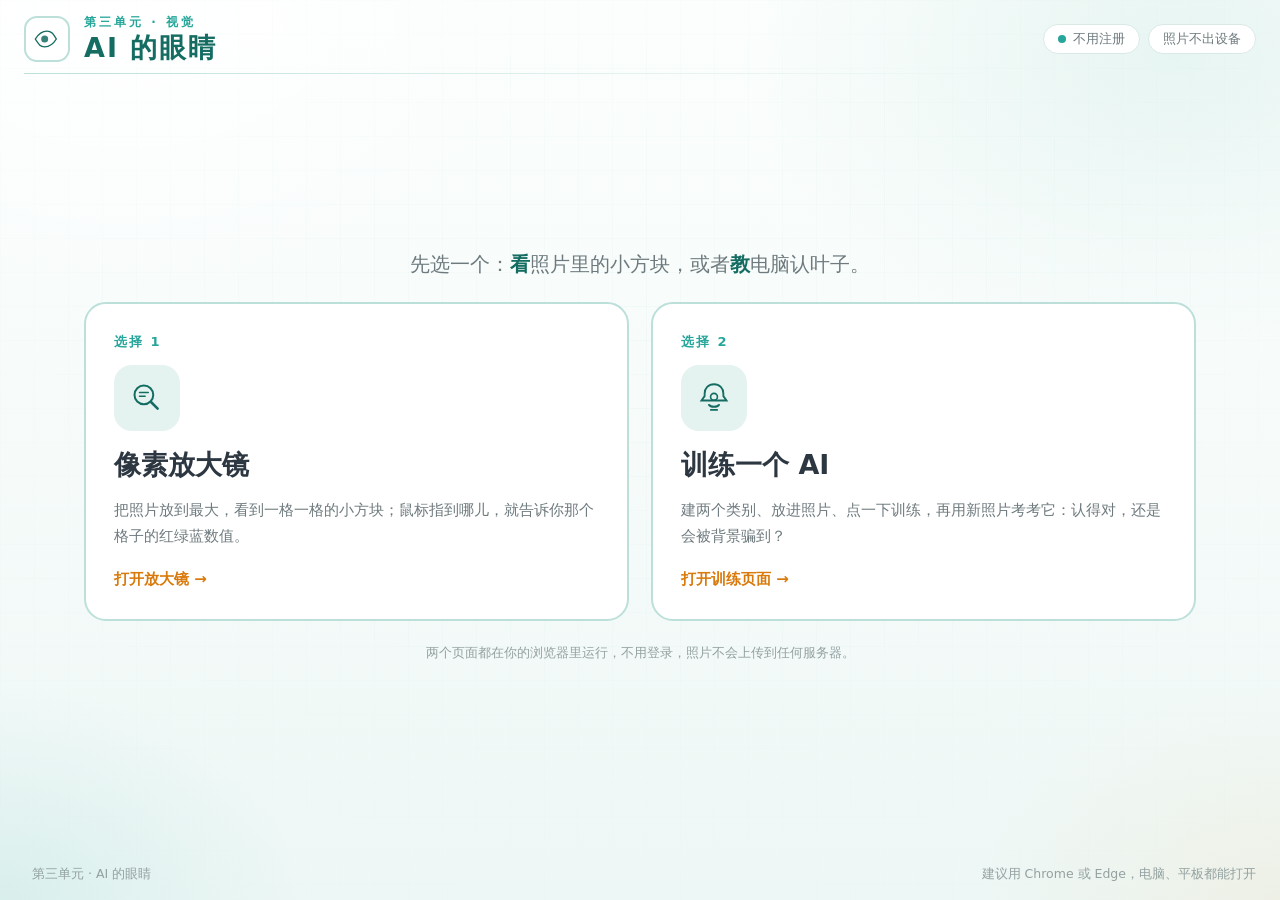
<file: index.html>
<!DOCTYPE html>
<html lang="zh-CN">
<head>
<meta charset="UTF-8">
<meta name="viewport" content="width=device-width, initial-scale=1.0">
<title>AI 的眼睛 · 选一个开始</title>
<meta name="description" content="先用放大镜看看照片里的像素，再训练一个会认叶子的 AI。">
<link rel="icon" href="favicon.svg" type="image/svg+xml">
<link rel="stylesheet" href="css/style.css?v=20261110g">
<link rel="stylesheet" href="css/extra.css?v=20261110g">
</head>
<body class="home">

<div class="space" aria-hidden="true"></div>

<header class="hud-top">
  <div class="brand">
    <span class="brand-mark" aria-hidden="true">
      <svg viewBox="0 0 48 48" fill="none">
        <path d="M4 24c5.5-9 12.5-13.5 20-13.5S34.5 15 40 24c-5.5 9-12.5 13.5-20 13.5S9.5 33 4 24Z" stroke="currentColor" stroke-width="2.4"/>
        <circle cx="20" cy="24" r="6" fill="currentColor" opacity=".85"/>
        <circle cx="28.5" cy="19.5" r="2" fill="#fff"/>
      </svg>
    </span>
    <div class="brand-text">
      <p class="sys-code">第三单元 · 视觉</p>
      <h1>AI 的眼睛</h1>
    </div>
  </div>
  <div class="hud-right">
    <span class="chip"><i class="live"></i>不用注册</span>
    <span class="chip">照片不出设备</span>
  </div>
</header>

<main class="home-main">
  <p class="home-lead">先选一个：<b>看</b>照片里的小方块，或者<b>教</b>电脑认叶子。</p>

  <div class="home-cards">
    <a class="choice" href="pixel.html">
      <span class="choice-num">选择 1</span>
      <span class="choice-icon" aria-hidden="true">
        <svg viewBox="0 0 64 64" fill="none">
          <circle cx="27" cy="27" r="15" stroke="currentColor" stroke-width="3.2"/>
          <path d="M38 38l11 11" stroke="currentColor" stroke-width="4.2" stroke-linecap="round"/>
          <path d="M20 23h14M20 29h9" stroke="currentColor" stroke-width="2.4" stroke-linecap="round"/>
        </svg>
      </span>
      <h2>像素放大镜</h2>
      <p>把照片放到最大，看到一格一格的小方块；鼠标指到哪儿，就告诉你那个格子的红绿蓝数值。</p>
      <span class="choice-go">打开放大镜 →</span>
    </a>

    <a class="choice" href="train.html">
      <span class="choice-num">选择 2</span>
      <span class="choice-icon" aria-hidden="true">
        <svg viewBox="0 0 64 64" fill="none">
          <path d="M32 10c-9 0-15 6.6-15 15v4l-5 7h40l-5-7v-4c0-8.4-6-15-15-15Z" stroke="currentColor" stroke-width="3"/>
          <circle cx="32" cy="30" r="5.5" stroke="currentColor" stroke-width="2.6"/>
          <path d="M24 43c2.6 4 13.4 4 16 0M27 51h10" stroke="currentColor" stroke-width="3" stroke-linecap="round"/>
        </svg>
      </span>
      <h2>训练一个 AI</h2>
      <p>建两个类别、放进照片、点一下训练，再用新照片考考它：认得对，还是会被背景骗到？</p>
      <span class="choice-go">打开训练页面 →</span>
    </a>
  </div>

  <p class="home-note">两个页面都在你的浏览器里运行，不用登录，照片不会上传到任何服务器。</p>
</main>

<footer class="hud-bottom">
  <span><i class="live"></i>第三单元 · AI 的眼睛</span>
  <span>建议用 Chrome 或 Edge，电脑、平板都能打开</span>
</footer>

</body>
</html>
</file>
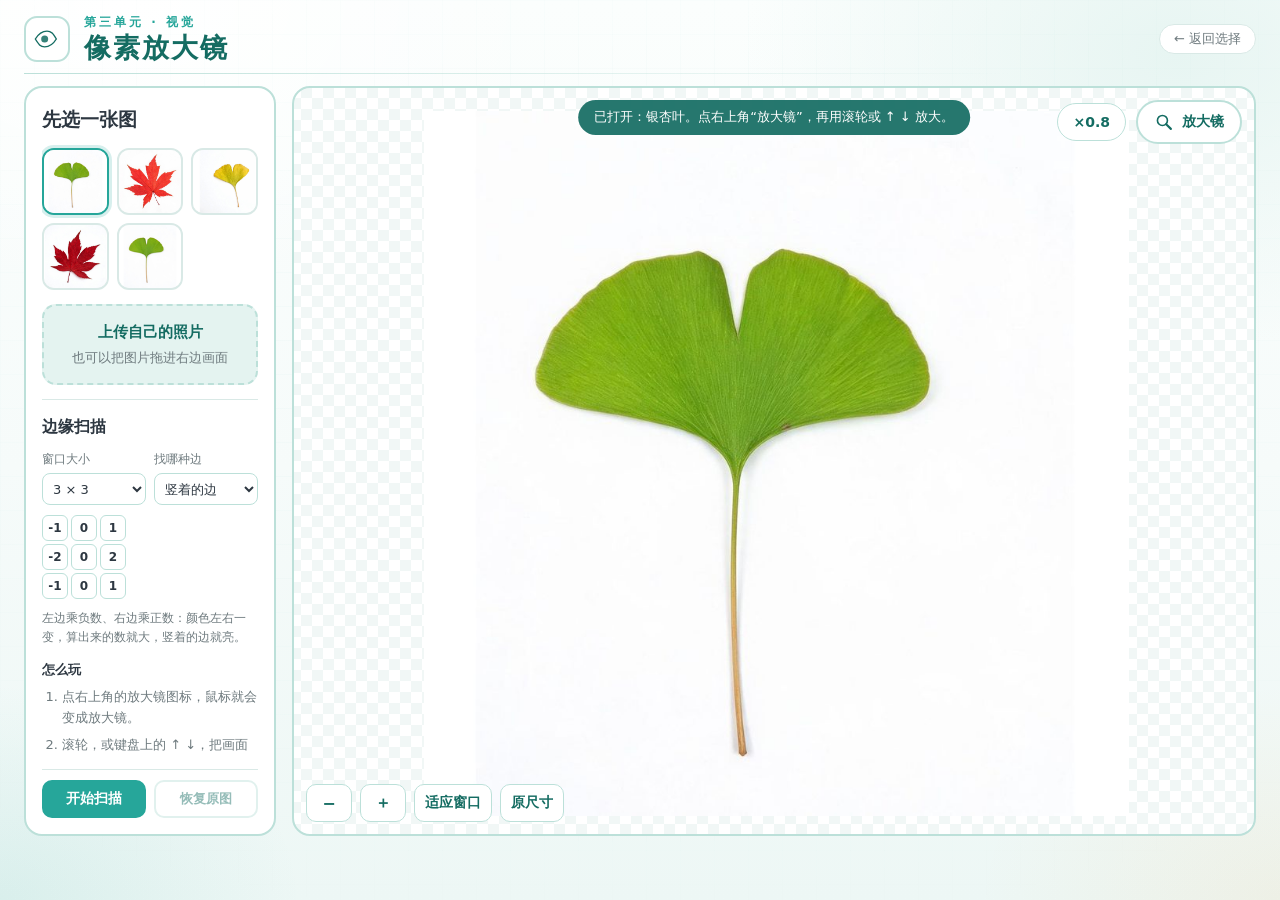
<file: pixel.html>
<!DOCTYPE html>
<html lang="zh-CN">
<head>
<meta charset="UTF-8">
<meta name="viewport" content="width=device-width, initial-scale=1.0">
<title>像素放大镜 · AI 的眼睛</title>
<meta name="description" content="把照片放大到能看见每一个像素，指到哪儿就读出那格的 RGB 数值。">
<link rel="icon" href="favicon.svg" type="image/svg+xml">
<link rel="stylesheet" href="css/style.css?v=20261110g">
<link rel="stylesheet" href="css/extra.css?v=20261110g">
</head>
<body class="pixel">

<div class="space" aria-hidden="true"></div>

<header class="hud-top">
  <div class="brand">
    <span class="brand-mark" aria-hidden="true">
      <svg viewBox="0 0 48 48" fill="none">
        <path d="M4 24c5.5-9 12.5-13.5 20-13.5S34.5 15 40 24c-5.5 9-12.5 13.5-20 13.5S9.5 33 4 24Z" stroke="currentColor" stroke-width="2.4"/>
        <circle cx="20" cy="24" r="6" fill="currentColor" opacity=".85"/>
        <circle cx="28.5" cy="19.5" r="2" fill="#fff"/>
      </svg>
    </span>
    <div class="brand-text">
      <p class="sys-code">第三单元 · 视觉</p>
      <h1>像素放大镜</h1>
    </div>
  </div>
  <div class="hud-right">
    <a class="chip chip-link" href="index.html">← 返回选择</a>
  </div>
</header>

<main class="px-wrap">
  <aside class="px-side">
    <div class="px-scroll">
    <h2>先选一张图</h2>
    <div class="px-samples" id="samples">
      <button class="px-sample is-active" data-src="assets/samples/leaf-ginkgo.jpg" title="银杏叶">
        <img src="assets/samples/leaf-ginkgo.jpg" alt="银杏叶">
      </button>
      <button class="px-sample" data-src="assets/samples/leaf-maple.jpg" title="枫叶">
        <img src="assets/samples/leaf-maple.jpg" alt="枫叶">
      </button>
      <button class="px-sample" data-src="assets/samples/leaf-ginkgo-2.jpg" title="银杏叶 2">
        <img src="assets/samples/leaf-ginkgo-2.jpg" alt="银杏叶">
      </button>
      <button class="px-sample" data-src="assets/samples/leaf-maple-2.jpg" title="枫叶 2">
        <img src="assets/samples/leaf-maple-2.jpg" alt="枫叶">
      </button>
      <button class="px-sample" data-src="assets/samples/leaf-small.png" title="一张只有 96×96 的小图">
        <img src="assets/samples/leaf-small.png" alt="小图">
      </button>
    </div>

    <label class="px-upload" for="uploadInput">
      <span>上传自己的照片</span>
      <small>也可以把图片拖进右边画面</small>
      <input id="uploadInput" type="file" accept="image/*" hidden>
    </label>

    <section class="px-filter">
      <h3>边缘扫描</h3>
      <div class="px-krow">
        <label class="px-field">
          <span>窗口大小</span>
          <select id="kSize">
            <option value="3">3 × 3</option>
            <option value="5">5 × 5</option>
            <option value="7">7 × 7</option>
          </select>
        </label>
        <label class="px-field">
          <span>找哪种边</span>
          <select id="kPreset">
            <option value="gx">竖着的边</option>
            <option value="gy">横着的边</option>
            <option value="mag">边缘强度</option>
            <option value="custom">自己填数</option>
          </select>
        </label>
      </div>
      <div class="px-kernel" id="kernel"></div>
      <p class="px-knote" id="kNote">小窗口里的数就是权重：周围的像素乘上它再相加。</p>
    </section>

    <div class="px-steps">
      <p><b>怎么玩</b></p>
      <ol>
        <li>点右上角的放大镜图标，鼠标就会变成放大镜。</li>
        <li>滚轮，或键盘上的 ↑ ↓，把画面放大。</li>
        <li>放大到能看见小方块，准星指到哪格，就显示哪格的红、绿、蓝。</li>
        <li>做边缘扫描：点“开始扫描”，小窗口会从左往右、从上往下扫一遍。</li>
      </ol>
    </div>
    </div>

    <div class="px-kbtns">
      <button class="px-run" id="scanBtn">开始扫描</button>
      <button class="px-undo" id="restoreBtn" disabled>恢复原图</button>
    </div>
  </aside>

  <section class="px-stage" id="stage">
    <canvas id="view"></canvas>
    <div class="px-empty" id="emptyTip">正在载入图片…</div>

    <div class="px-topbar">
      <span class="px-zoom" id="zoomBadge">×1.0</span>
      <button class="px-mag" id="magBtn" title="放大镜（M）" aria-pressed="false">
        <svg viewBox="0 0 32 32" fill="none" aria-hidden="true">
          <circle cx="13.5" cy="13.5" r="8" stroke="currentColor" stroke-width="2.6"/>
          <path d="M19.5 19.5 27 27" stroke="currentColor" stroke-width="3.4" stroke-linecap="round"/>
        </svg>
        <span>放大镜</span>
      </button>
    </div>

    <div class="px-tools">
      <button class="px-btn" id="zoomOut" title="缩小">−</button>
      <button class="px-btn" id="zoomIn" title="放大">＋</button>
      <button class="px-btn wide" id="fitBtn" title="适应窗口">适应窗口</button>
      <button class="px-btn wide" id="oneBtn" title="按原尺寸显示">原尺寸</button>
    </div>

    <div class="px-readout" id="readout" hidden>
      <div class="px-swatch" id="swatch"></div>
      <div class="px-values">
        <p class="px-rgb" id="rgbText">R – G – B –</p>
        <p class="px-hex" id="hexText">#------</p>
        <p class="px-pos" id="posText">指到一个像素上</p>
      </div>
    </div>

    <div class="px-tip" id="tip">点右上角“放大镜”，再用滚轮或 ↑ ↓ 放大</div>
  </section>
</main>

<script src="js/pixel.js?v=20261110g"></script>
</body>
</html>
</file>
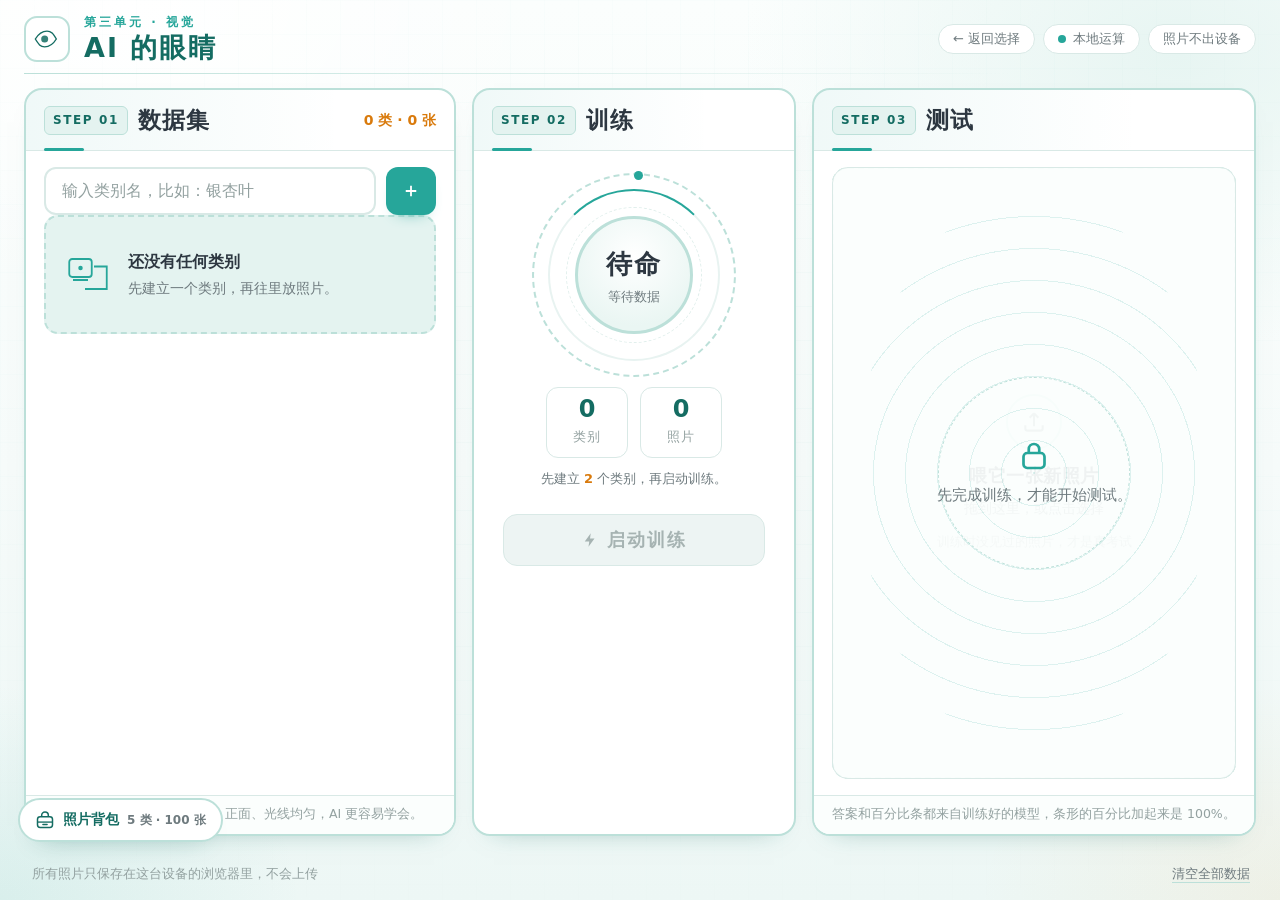
<file: train.html>
<!DOCTYPE html>
<html lang="zh-CN">
<head>
<meta charset="UTF-8">
<meta name="viewport" content="width=device-width, initial-scale=1.0">
<title>AI 的眼睛 · 视觉实验室</title>
<meta name="description" content="建立数据集、训练一个图像分类模型，再用新照片考考它。">
<link rel="icon" href="favicon.svg" type="image/svg+xml">
<link rel="stylesheet" href="css/style.css?v=20261110p">
<link rel="stylesheet" href="css/extra.css?v=20261110p">
</head>
<body>
<div class="space" aria-hidden="true"></div>

<header class="hud-top">
  <div class="brand">
    <span class="brand-mark" aria-hidden="true">
      <svg viewBox="0 0 48 48" fill="none">
        <path d="M4 24c5.5-9 12.5-13.5 20-13.5S34.5 15 40 24c-5.5 9-12.5 13.5-20 13.5S9.5 33 4 24Z" stroke="currentColor" stroke-width="2.4"/>
        <circle cx="20" cy="24" r="6" fill="currentColor" opacity=".85"/>
        <circle cx="28.5" cy="19.5" r="2" fill="#fff"/>
      </svg>
    </span>
    <div class="brand-text">
      <p class="sys-code">第三单元 · 视觉</p>
      <h1>AI 的眼睛</h1>
    </div>
  </div>
  <div class="hud-right">
    <a class="chip chip-link" href="index.html">← 返回选择</a>
    <span class="chip"><i class="live"></i>本地运算</span>
    <span class="chip">照片不出设备</span>
  </div>
</header>

<main class="deck">
  <!-- 01 数据集 -->
  <section class="panel panel-data" id="step-classes">
    <div class="panel-head">
      <span class="panel-code">STEP 01</span>
      <h2>数据集</h2>
      <span class="panel-status" id="classStatus">0 类 · 0 张</span>
    </div>
    <div class="panel-body">
      <div class="add-class">
        <input id="className" type="text" maxlength="12" placeholder="输入类别名，比如：银杏叶" autocomplete="off">
        <button class="btn add" id="addClassBtn" title="新建类别">
          <svg viewBox="0 0 24 24" fill="none" aria-hidden="true"><path d="M12 5v14M5 12h14" stroke="currentColor" stroke-width="2.4"/></svg>
        </button>
      </div>
      <div class="class-grid" id="classGrid"></div>
      <div class="empty-state" id="classEmpty">
        <div class="empty-icon" aria-hidden="true">
          <svg viewBox="0 0 64 64" fill="none"><rect x="7" y="12" width="30" height="24" rx="4" stroke="currentColor" stroke-width="2.4"/><path d="M12 40h20M40 22h17v30H28" stroke="currentColor" stroke-width="2.4"/><circle cx="22" cy="24" r="3" fill="currentColor"/></svg>
        </div>
        <p><b>还没有任何类别</b>先建立一个类别，再往里放照片。</p>
      </div>
    </div>
    <div class="panel-foot">小提示：每类 5–20 张，白底、正面、光线均匀，AI 更容易学会。</div>
  </section>

  <!-- 02 训练核心 -->
  <section class="panel panel-core" id="step-train">
    <div class="panel-head">
      <span class="panel-code">STEP 02</span>
      <h2>训练</h2>
    </div>
    <div class="panel-body core-body">
      <div class="reactor" id="reactor">
        <span class="ring ring-a"></span>
        <span class="ring ring-b"></span>
        <span class="ring ring-c"></span>
        <span class="core">
          <b id="reactorTitle">待命</b>
          <i id="reactorSub">等待数据</i>
        </span>
      </div>

      <div class="stats">
        <div><b id="statClasses">0</b><span>类别</span></div>
        <div><b id="statPhotos">0</b><span>照片</span></div>
      </div>

      <p class="train-info" id="trainInfo">至少要有 2 个类别，每类至少 1 张照片。</p>
      <button class="btn launch" id="trainBtn" disabled>
        <svg viewBox="0 0 24 24" fill="none" aria-hidden="true"><path d="M13 3 5 14h6l-1 7 8-11h-6l1-7Z" fill="currentColor"/></svg>
        启动训练
      </button>
      <div class="progress" id="trainProgress" hidden><span id="trainStage">正在准备数据…</span></div>
      <p class="hint" id="trainHint" hidden></p>
    </div>
    <div class="panel-foot badge" id="modelBadge" hidden><i></i>模型已就绪，可以开始测试</div>
  </section>

  <!-- 03 测试舱 -->
  <section class="panel panel-test" id="step-test">
    <div class="panel-head">
      <span class="panel-code">STEP 03</span>
      <h2>测试</h2>
    </div>
    <div class="panel-body test-body" id="testPanel">
      <label class="dropzone" id="dropzone" for="testFile">
        <span class="drop-icon" aria-hidden="true">
          <svg viewBox="0 0 24 24" fill="none"><path d="M12 16V4m0 0-4 4m4-4 4 4" stroke="currentColor" stroke-width="2"/><path d="M4 15v3a2 2 0 0 0 2 2h12a2 2 0 0 0 2-2v-3" stroke="currentColor" stroke-width="2"/></svg>
        </span>
        <b>喂它一张新照片</b>
        <span>拖到这里，或点击选择</span>
        <small>训练时没见过的照片，才是真考试</small>
        <input id="testFile" type="file" accept="image/*" hidden>
      </label>

      <div class="test-lock" id="testLock">
        <svg viewBox="0 0 24 24" fill="none" aria-hidden="true"><rect x="5" y="10" width="14" height="10" rx="2.5" stroke="currentColor" stroke-width="1.8"/><path d="M8.5 10V7.5a3.5 3.5 0 1 1 7 0V10" stroke="currentColor" stroke-width="1.8"/></svg>
        <p id="testLockText">先完成训练，才能开始测试。</p>
      </div>

      <div class="result" id="testResult" hidden></div>
    </div>
    <div class="panel-foot">答案和百分比条都来自训练好的模型，条形的百分比加起来是 100%。</div>
  </section>
</main>

<div class="pack" id="pack">
  <button class="pack-toggle" id="packToggle" aria-expanded="false" aria-controls="packPanel">
    <svg viewBox="0 0 24 24" fill="none" aria-hidden="true">
      <path d="M8 8V6.5A4 4 0 0 1 12 2.5a4 4 0 0 1 4 4V8" stroke="currentColor" stroke-width="1.8"/>
      <rect x="3" y="8" width="18" height="13" rx="3.2" stroke="currentColor" stroke-width="1.8"/>
      <path d="M3 14.5h18" stroke="currentColor" stroke-width="1.6"/>
      <path d="M9.5 17.5h5" stroke="currentColor" stroke-width="1.8" stroke-linecap="round"/>
    </svg>
    <b>照片背包</b>
    <em>真实照片</em>
  </button>

  <div class="pack-panel" id="packPanel" hidden>
    <div class="pack-head">
      <b>照片背包</b>
      <span>点照片可多选，拖动其中任意一张，就把选中的一起放进去</span>
      <button class="pack-close" id="packClose" title="收起" aria-label="收起">×</button>
    </div>
    <div class="pack-tabs" id="packTabs"></div>
    <div class="pack-grid" id="packGrid"></div>
    <div class="pack-foot">
      <div class="pack-sel">
        <span id="packSelText">已选 0 张</span>
        <button id="packClear" type="button">清空</button>
      </div>
      <a class="pack-credit" href="assets/pack/CREDITS.txt" target="_blank" rel="noopener">图片来源与授权（Wikimedia Commons）</a>
    </div>
  </div>
</div>

<footer class="hud-bottom">
  <span><i class="live"></i>所有照片只保存在这台设备的浏览器里，不会上传</span>
  <button class="link-btn" id="clearAllBtn">清空全部数据</button>
</footer>

<div class="toast" id="toast" role="status" aria-live="polite"></div>

<div class="modal" id="modal" hidden>
  <div class="modal-card" role="dialog" aria-modal="true" aria-labelledby="modalTitle">
    <span class="modal-code">CONFIRM</span>
    <h3 id="modalTitle">确认删除</h3>
    <p id="modalText"></p>
    <div class="modal-actions">
      <button class="btn ghost" id="modalCancel">取消</button>
      <button class="btn danger" id="modalOk">删除</button>
    </div>
  </div>
</div>

<script src="js/db.js?v=20261110p"></script>
<script src="js/features.js?v=20261110p"></script>
<script src="js/app.js?v=20261110p"></script>
<script src="js/pack.js?v=20261110p"></script>
</body>
</html>
</file>
<file: css/style.css>
/* AI 的眼睛 · 视觉实验室
   单页三栏：数据集 / 训练 / 测试。
   与书里插图同一套语言：白卡片、青绿描边、橙色主按钮、大字距大字号。 */

:root{
  --bg:#F6FBFA;
  --bg-2:#EAF6F3;
  --card:#FFFFFF;
  --card-2:#FBFEFD;
  --line:#D9E9E6;
  --line-2:#BCE0D9;
  --teal:#26A69A;
  --teal-d:#146C62;
  --teal-l:#E4F3F0;
  --orange:#F5941E;
  --orange-d:#D97A0C;
  --ink:#2D3741;
  --sub:#6E7A7E;
  --sub-2:#93A1A0;
  --danger:#C0492F;
  --font:"Microsoft YaHei","PingFang SC","Noto Sans CJK SC",system-ui,-apple-system,"Segoe UI",sans-serif;
}

*{box-sizing:border-box}
html,body{height:100%}
body{
  margin:0; overflow:hidden;
  font-family:var(--font); color:var(--ink); background:var(--bg);
  line-height:1.6; -webkit-font-smoothing:antialiased;
}
[hidden]{display:none !important}
button,input{font-family:inherit}

/* ---------- 背景 ---------- */
.space{position:fixed;inset:0;z-index:-1;overflow:hidden;background:
  radial-gradient(700px 480px at 10% 0%, #FFFFFF, transparent 62%),
  radial-gradient(680px 460px at 92% 6%, #E7F5F2, transparent 64%),
  linear-gradient(180deg,#FBFEFD 0%,#F6FBFA 52%,#EDF7F5 100%);
}
.space::before{
  content:"";position:absolute;inset:0;opacity:.5;
  background-image:
    linear-gradient(rgba(38,166,154,.06) 1px, transparent 1px),
    linear-gradient(90deg, rgba(38,166,154,.06) 1px, transparent 1px);
  background-size:34px 34px;
  mask-image:radial-gradient(120% 92% at 50% 40%, #000 0%, transparent 76%);
  -webkit-mask-image:radial-gradient(120% 92% at 50% 40%, #000 0%, transparent 76%);
}
.space::after{
  content:"";position:absolute;inset:0;
  background:
    radial-gradient(420px 300px at 0% 100%, rgba(38,166,154,.10), transparent 72%),
    radial-gradient(420px 300px at 100% 100%, rgba(245,148,30,.07), transparent 72%);
}
.stars,.horizon,.scanlines{display:none}

/* ---------- 顶栏 ---------- */
.hud-top{
  position:relative;z-index:2;height:74px;
  display:flex;align-items:center;justify-content:space-between;gap:16px;
  padding:10px 24px 6px;
}
.hud-top::after{
  content:"";position:absolute;left:24px;right:24px;bottom:0;height:1px;
  background:linear-gradient(90deg,var(--line-2),transparent 80%);
}
.brand{display:flex;align-items:center;gap:14px;min-width:0}
.brand-mark{
  width:46px;height:46px;border-radius:13px;display:grid;place-items:center;flex:none;
  color:var(--teal-d);background:#fff;border:2px solid var(--line-2);
}
.brand-mark svg{width:28px;height:28px}
.brand-text{min-width:0}
.sys-code{
  margin:0;font-size:12px;letter-spacing:3px;color:var(--teal);
  white-space:nowrap;font-weight:700;
}
.brand-text h1{
  margin:0;font-size:27px;line-height:1.2;letter-spacing:2px;
  font-weight:800;color:var(--teal-d);
}
.hud-right{display:flex;gap:8px;flex-wrap:wrap;justify-content:flex-end}
.chip{
  display:inline-flex;align-items:center;gap:7px;height:30px;padding:0 14px;
  border-radius:999px;font-size:13px;color:var(--sub);
  background:#fff;border:1px solid var(--line);
}
.live{
  width:8px;height:8px;border-radius:50%;background:var(--teal);flex:none;
  animation:pulse 2s ease-in-out infinite;
}
@keyframes pulse{0%,100%{opacity:.4}50%{opacity:1}}

/* ---------- 三栏 ---------- */
.deck{
  position:relative;z-index:1;
  height:calc(100vh - 74px - 52px);
  display:grid;grid-template-columns:minmax(0,36fr) minmax(0,27fr) minmax(0,37fr);
  gap:16px;padding:14px 24px 12px;
}
.panel{
  position:relative;display:flex;flex-direction:column;min-height:0;overflow:hidden;
  background:var(--card);
  border:2px solid var(--line-2);border-radius:18px;
  box-shadow:0 12px 26px -22px rgba(20,108,98,.55);
}
.panel-head{
  flex:none;display:flex;align-items:center;gap:10px;
  padding:12px 18px 11px;border-bottom:1px solid var(--line);
  background:linear-gradient(90deg, rgba(38,166,154,.07), transparent 74%);
  position:relative;
}
.panel-head::after{
  content:"";position:absolute;left:18px;bottom:-1px;width:40px;height:3px;
  background:var(--teal);border-radius:3px;
}
.panel-code{
  font-size:12px;letter-spacing:1.6px;color:var(--teal-d);font-weight:700;
  padding:4px 8px;border:1.5px solid var(--line-2);border-radius:6px;
  background:var(--teal-l);white-space:nowrap;
}
.panel-head h2{
  margin:0;font-size:23px;letter-spacing:1.2px;font-weight:800;color:var(--ink);
}
.panel-status{
  margin-left:auto;font-size:14px;color:var(--orange-d);
  white-space:nowrap;font-weight:800;
}
.panel-body{
  flex:1;min-height:0;overflow:auto;padding:16px 18px;
  scrollbar-width:thin;scrollbar-color:rgba(38,166,154,.35) transparent;
}
.panel-body::-webkit-scrollbar{width:8px}
.panel-body::-webkit-scrollbar-thumb{background:rgba(38,166,154,.3);border-radius:4px}
.panel-foot{
  flex:none;padding:9px 18px 10px;border-top:1px solid var(--line);
  font-size:12.5px;color:var(--sub-2);line-height:1.5;
  background:#FBFEFD;
}
.panel-foot.badge{display:flex;align-items:center;gap:8px;color:var(--teal-d);font-size:13px;font-weight:700}
.panel-foot.badge i{width:8px;height:8px;border-radius:50%;background:var(--teal)}

/* ---------- 数据集 ---------- */
.add-class{display:flex;gap:10px}
.add-class input{
  flex:1;min-width:0;height:48px;padding:0 16px;font-size:16px;
  color:var(--ink);background:#fff;
  border:2px solid var(--line);border-radius:12px;outline:none;
  transition:border-color .2s, box-shadow .2s;
}
.add-class input::placeholder{color:var(--sub-2)}
.add-class input:focus{border-color:var(--teal);box-shadow:0 0 0 4px rgba(38,166,154,.14)}
.btn{
  display:inline-flex;align-items:center;justify-content:center;gap:8px;
  border:1px solid transparent;border-radius:12px;cursor:pointer;
  font-weight:700;color:var(--ink);
  transition:transform .12s, box-shadow .2s, background .2s, border-color .2s;
}
.btn:active{transform:translateY(1px)}
.btn svg{width:18px;height:18px}
.btn.add{
  flex:none;width:50px;height:48px;color:#fff;
  background:var(--teal);
  box-shadow:0 8px 16px -12px rgba(38,166,154,1);
}
.btn.add:hover{background:#1F948A}

.class-grid{display:flex;flex-direction:column;gap:14px}
.class-card{
  position:relative;padding:12px 14px 12px 18px;border-radius:14px;
  background:#fff;border:1.5px solid var(--line);
  animation:pop .25s ease both;
}
@keyframes pop{from{opacity:0;transform:scale(.985)}to{opacity:1;transform:none}}
.class-card::before{
  content:"";position:absolute;left:0;top:12px;bottom:12px;width:6px;
  border-radius:0 4px 4px 0;background:var(--accent);
}
.class-head{display:flex;align-items:center;gap:9px;margin-bottom:10px}
.class-dot{width:10px;height:10px;border-radius:50%;background:var(--accent);flex:none}
.class-name{margin:0;font-size:17px;font-weight:800;white-space:nowrap;overflow:hidden;text-overflow:ellipsis;color:var(--ink)}
.class-count{font-size:13px;color:var(--sub-2);flex:none;font-weight:700}
.class-actions{margin-left:auto;display:flex;gap:4px;flex:none}
.icon-btn{
  width:30px;height:30px;border-radius:8px;border:1px solid transparent;background:transparent;
  color:var(--sub-2);cursor:pointer;display:grid;place-items:center;
}
.icon-btn:hover{background:var(--teal-l);color:var(--teal-d);border-color:var(--line-2)}
.icon-btn.danger:hover{background:#FBEAE6;color:var(--danger);border-color:#F0C9BF}
.icon-btn svg{width:16px;height:16px}
.rename-input{
  flex:1;min-width:0;height:32px;padding:0 10px;font-size:15px;font-weight:700;
  color:var(--ink);background:#fff;
  border:2px solid var(--teal);border-radius:8px;outline:none;
}

.thumbs{display:grid;grid-template-columns:repeat(auto-fill,minmax(62px,1fr));gap:8px}
.thumb{position:relative;aspect-ratio:1;border-radius:10px;overflow:hidden;background:#F1F7F6;border:1px solid var(--line)}
.thumb img{width:100%;height:100%;object-fit:cover;display:block}
.thumb-del{
  position:absolute;right:3px;top:3px;width:22px;height:22px;border-radius:50%;
  border:0;background:rgba(45,55,65,.72);color:#fff;font-size:13px;line-height:1;cursor:pointer;
  opacity:0;transition:opacity .15s;
}
.thumb:hover .thumb-del{opacity:1}
.add-tile{
  aspect-ratio:1;border-radius:10px;border:2px dashed var(--line-2);
  background:var(--teal-l);color:var(--teal-d);
  font-size:13px;font-weight:700;cursor:pointer;
  display:flex;flex-direction:column;align-items:center;justify-content:center;
}
.add-tile:hover{background:#D3EDE8;border-color:var(--teal)}
.add-tile span{font-size:20px;line-height:1.1}

.card-foot{display:flex;gap:8px;margin-top:10px}
.card-foot .btn{
  flex:1;height:34px;font-size:13px;border-radius:9px;
  background:var(--teal-l);border:1.5px solid var(--line-2);color:var(--teal-d);
}
.card-foot .btn:hover{background:#D3EDE8}

.empty-state{
  display:flex;align-items:center;gap:16px;padding:18px;border-radius:14px;
  border:2px dashed var(--line-2);background:var(--teal-l);
  color:var(--sub);font-size:14px;
}
.empty-state b{color:var(--ink);display:block;margin-bottom:3px;font-size:16px}
.empty-icon{flex:none;width:48px;height:48px;color:var(--teal)}
.empty-icon svg{width:100%;height:100%}

/* ---------- 训练 ---------- */
.core-body{display:flex;flex-direction:column;align-items:center;overflow:auto}
.reactor{
  position:relative;width:204px;height:204px;flex:none;
  display:grid;place-items:center;margin:6px auto 0;
}
.ring{position:absolute;border-radius:50%}
.ring-a{inset:0;border:2px dashed var(--line-2);animation:spin 26s linear infinite}
.ring-b{inset:16px;border:2px solid #E8F3F1;border-top-color:var(--teal);animation:spin 10s linear infinite reverse}
.ring-c{inset:34px;border:1px dashed #E1EFEC;animation:spin 17s linear infinite}
@keyframes spin{to{transform:rotate(360deg)}}
.ring-a::before{
  content:"";position:absolute;top:-4px;left:50%;width:9px;height:9px;border-radius:50%;
  background:var(--teal);
}
.core{
  width:118px;height:118px;border-radius:50%;
  display:flex;flex-direction:column;align-items:center;justify-content:center;gap:2px;
  background:radial-gradient(circle at 50% 34%, #FFFFFF, #EAF6F3 74%);
  border:3px solid var(--line-2);
  transition:border-color .3s, box-shadow .3s, background .3s;
}
.core b{font-size:26px;letter-spacing:2px;color:var(--ink);font-weight:800}
.core i{font-style:normal;font-size:13px;color:var(--sub);max-width:104px;text-align:center;line-height:1.35}
.reactor.is-ready .core{border-color:var(--teal);background:radial-gradient(circle at 50% 34%, #FFFFFF, #E4F3F0 74%)}
.reactor.is-ready .core b{color:var(--teal-d)}
.reactor.is-training .ring-a,.reactor.is-training .ring-b{animation-duration:2.8s}
.reactor.is-training .ring-a{border-color:#F6C98E}
.reactor.is-training .ring-a::before{background:var(--orange)}
.reactor.is-training .core{
  background:radial-gradient(circle at 50% 34%, #FFFFFF, #FDEFD9 74%);
  border-color:var(--orange);
}
.reactor.is-training .core b{color:var(--orange-d)}

.stats{display:flex;gap:12px;margin:10px 0 2px;width:100%;justify-content:center}
.stats div{
  min-width:82px;padding:8px 12px;border-radius:12px;text-align:center;
  background:#fff;border:1.5px solid var(--line);
}
.stats b{display:block;font-size:24px;color:var(--teal-d);line-height:1.15;font-weight:800}
.stats span{font-size:12.5px;color:var(--sub-2);letter-spacing:1px}

.train-info{
  margin:9px 0 11px;text-align:center;font-size:13px;color:var(--sub);
  line-height:1.5;min-height:34px;max-width:270px;
}
.train-info b{color:var(--orange-d)}
.train-info .warn{color:#A9601F}
.btn.launch{
  width:100%;max-width:262px;height:52px;font-size:18px;letter-spacing:2px;border-radius:14px;
  color:#fff;background:var(--orange);
  box-shadow:0 10px 18px -12px rgba(245,148,30,1);
}
.btn.launch:hover{background:#E88A13}
.btn.launch:disabled{
  cursor:not-allowed;color:#A6B3B2;background:#EDF4F3;
  border-color:var(--line);box-shadow:none;
}
.progress{margin-top:12px;text-align:center}
.progress span{font-size:13px;color:var(--orange-d)}
.hint{
  margin:12px 0 0;font-size:12.5px;color:#8E4A1B;text-align:center;
  background:#FDF3E3;border:1.5px solid #F6D9B0;
  border-radius:10px;padding:7px 10px;line-height:1.5;
}

/* ---------- 测试 ---------- */
.test-body{position:relative;display:flex;flex-direction:column}
.dropzone{
  flex:1;min-height:0;display:flex;flex-direction:column;align-items:center;justify-content:center;gap:6px;
  padding:22px 16px;border-radius:16px;cursor:pointer;text-align:center;
  border:2.5px dashed var(--line-2);
  background:linear-gradient(180deg,#FBFEFD,#F1F9F7);
  transition:border-color .2s, background .2s, transform .2s;
}
.dropzone:hover,.dropzone.drag{border-color:var(--teal);background:#EAF6F3;transform:translateY(-1px)}
.drop-icon{
  width:56px;height:56px;border-radius:50%;display:grid;place-items:center;margin-bottom:6px;
  color:var(--teal-d);background:#fff;border:2px solid var(--line-2);
}
.drop-icon svg{width:26px;height:26px}
.dropzone b{font-size:18px;letter-spacing:.5px;color:var(--ink)}
.dropzone span{font-size:14px;color:var(--sub)}
.dropzone small{font-size:12.5px;color:var(--sub-2);margin-top:6px}

.test-lock{
  position:absolute;inset:16px 18px;z-index:2;
  display:flex;flex-direction:column;align-items:center;justify-content:center;gap:10px;
  border-radius:16px;background:rgba(251,254,253,.94);
  color:var(--sub);font-size:14px;text-align:center;padding:18px;
  border:1.5px solid var(--line);overflow:hidden;
}
.test-lock::before{
  content:"";position:absolute;inset:26px;border-radius:50%;pointer-events:none;
  background:repeating-radial-gradient(circle at 50% 50%, rgba(38,166,154,.14) 0 1px, transparent 1px 32px);
}
.test-lock::after{
  content:"";position:absolute;width:190px;height:190px;border-radius:50%;pointer-events:none;
  border:1.5px dashed var(--line-2);
}
.test-lock svg,.test-lock p{position:relative;z-index:1}
.test-lock svg{width:36px;height:36px;color:var(--teal)}
.test-lock p{margin:0;max-width:240px;line-height:1.55;font-size:15px}

.test-body.has-result .dropzone{display:none}
.result{
  display:grid;grid-template-columns:150px minmax(0,1fr);gap:18px;align-items:start;
  animation:pop .25s ease both;
}
.result-preview{border-radius:14px;overflow:hidden;aspect-ratio:1;border:1.5px solid var(--line);background:#F1F7F6}
.result-preview img{width:100%;height:100%;object-fit:cover;display:block}
.result-body{min-width:0}
.result-kicker{margin:0;font-size:12.5px;letter-spacing:2px;color:var(--sub-2);font-weight:700}
.result-answer{display:flex;align-items:baseline;gap:10px;flex-wrap:wrap;margin:2px 0 6px}
.result-answer strong{font-size:36px;line-height:1.15;color:var(--accent,var(--teal-d));font-weight:800}
.result-answer .conf{font-size:17px;font-weight:800;color:var(--teal)}
.uncertain{
  display:inline-block;margin:0 0 10px;font-size:12.5px;font-weight:700;color:#8E4A1B;
  background:#FDF3E3;border:1.5px solid #F6D9B0;
  border-radius:999px;padding:4px 12px;
}
.bars{display:flex;flex-direction:column;gap:11px;margin:10px 0 12px}
.prob{display:grid;grid-template-columns:84px minmax(0,1fr) 46px;align-items:center;gap:10px;font-size:13.5px}
.prob .label{white-space:nowrap;overflow:hidden;text-overflow:ellipsis;color:var(--sub);font-weight:700}
.prob .track{height:12px;border-radius:999px;background:#ECF4F3;overflow:hidden}
.prob .fill{height:100%;width:0;border-radius:999px;background:var(--accent,var(--teal));transition:width .6s cubic-bezier(.2,.7,.3,1)}
.prob .pct{text-align:right;font-weight:800;color:var(--ink);font-size:13px}
.prob.top .label{color:var(--ink)}
.note{margin:0 0 12px;font-size:12.5px;color:var(--sub-2);line-height:1.55}
.result-actions{display:flex;gap:10px}
.result-actions .btn{
  height:38px;padding:0 18px;font-size:14px;border-radius:10px;
  background:var(--teal-l);border:1.5px solid var(--line-2);color:var(--teal-d);
}
.result-actions .btn:hover{background:#D3EDE8}

/* ---------- 底栏 ---------- */
.hud-bottom{
  position:relative;z-index:2;height:52px;display:flex;align-items:center;justify-content:space-between;gap:14px;
  padding:0 24px;font-size:12.5px;color:var(--sub-2);
}
.hud-bottom .live{margin-right:8px}
.link-btn{
  font-size:12.5px;color:var(--sub);background:none;border:0;cursor:pointer;
  text-decoration:underline;text-underline-offset:4px;text-decoration-color:var(--line-2);
}
.link-btn:hover{color:var(--danger)}

.toast{
  position:fixed;right:24px;top:84px;z-index:60;
  transform:translateY(-10px);max-width:min(70vw,420px);padding:11px 18px;
  border-radius:12px;text-align:center;color:#fff;font-size:14px;
  background:rgba(20,108,98,.96);
  box-shadow:0 16px 30px -18px rgba(20,108,98,.9);
  opacity:0;pointer-events:none;transition:opacity .25s, transform .25s;
}
.toast.show{opacity:1;transform:translateY(0)}
.toast.error{border-color:var(--danger);color:#FDEDE9;background:rgba(150,56,36,.96)}

.modal{
  position:fixed;inset:0;z-index:70;display:grid;place-items:center;padding:20px;
  background:rgba(30,45,44,.40);backdrop-filter:blur(3px);
  animation:fade .18s ease both;
}
@keyframes fade{from{opacity:0}to{opacity:1}}
.modal-card{
  width:min(420px,94vw);padding:24px;border-radius:18px;
  background:#fff;border:2px solid var(--line-2);
  box-shadow:0 30px 60px -30px rgba(20,60,56,.45);
  animation:pop .22s ease both;
}
.modal-code{font-size:12px;letter-spacing:2px;color:var(--teal);font-weight:700}
.modal-card h3{margin:6px 0 8px;font-size:20px;color:var(--ink)}
.modal-card p{margin:0 0 20px;color:var(--sub);font-size:14px;line-height:1.6}
.modal-actions{display:flex;justify-content:flex-end;gap:10px}
.btn.ghost{height:40px;padding:0 18px;font-size:14px;background:#fff;border:1.5px solid var(--line);color:var(--sub)}
.btn.ghost:hover{border-color:var(--teal);color:var(--teal-d)}
.btn.danger{height:40px;padding:0 18px;font-size:14px;background:var(--danger);color:#fff}

/* ---------- 窄屏 ---------- */
@media (max-width:1100px){
  html,body{height:auto;overflow:auto}
  body{min-height:100vh}
  .hud-top{height:auto;padding:14px 16px 8px}
  .hud-top::after{left:16px;right:16px}
  .deck{
    height:auto;display:flex;flex-direction:column;gap:16px;
    padding:14px 16px 20px;
  }
  .panel{min-height:auto}
  .panel-body{overflow:visible}
  .panel-data .panel-body{max-height:56vh;overflow:auto}
  .core-body{overflow:visible}
  .reactor{width:200px;height:200px}
  .core{width:112px;height:112px}
  .test-body{min-height:300px}
  .dropzone{min-height:200px}
  .hud-bottom{height:auto;padding:10px 16px 22px;flex-wrap:wrap}
}
@media (max-width:520px){
  .hud-right{display:none}
  .brand-text h1{font-size:23px}
  .result{grid-template-columns:1fr}
  .result-preview{max-width:220px}
  .panel-head h2{font-size:21px}
}
@media (max-height:700px) and (min-width:1101px){
  .hud-top{height:62px;padding-top:6px}
  .deck{height:calc(100vh - 62px - 46px);padding-top:12px}
  .hud-bottom{height:46px}
  .reactor{width:186px;height:186px}
  .core{width:106px;height:106px}
  .core b{font-size:22px}
  .stats b{font-size:21px}
  .train-info{margin:8px 0 10px;min-height:30px}
  .panel-foot{padding:7px 18px 8px}
}
@media (hover:none){
  .thumb-del{opacity:1}
}
@media (prefers-reduced-motion:reduce){
  *{animation:none !important;transition:none !important}
}
</file>
<file: css/extra.css>
/* 首页（二选一）与像素放大镜页面的样式，配合 style.css 的变量与按钮 */

body.home{overflow:auto;min-height:100vh;display:flex;flex-direction:column}
.chip-link{text-decoration:none}
.chip-link:hover{border-color:var(--teal);color:var(--teal-d)}

.home-main{
  position:relative;z-index:1;flex:1;width:100%;max-width:1160px;margin:0 auto;
  padding:8px 24px 18px;display:flex;flex-direction:column;justify-content:center;gap:22px;
}
.home-lead{
  margin:0;text-align:center;font-size:20px;color:var(--sub);
}
.home-lead b{color:var(--teal-d)}
.home-cards{display:grid;grid-template-columns:1fr 1fr;gap:22px}
.choice{
  display:flex;flex-direction:column;gap:12px;padding:28px;
  background:#fff;border:2px solid var(--line-2);border-radius:22px;
  text-decoration:none;color:inherit;
  transition:transform .18s, box-shadow .2s, border-color .2s;
}
.choice:hover{transform:translateY(-3px);border-color:var(--teal);box-shadow:0 18px 34px -24px rgba(20,108,98,.6)}
.choice-num{font-size:13px;font-weight:800;letter-spacing:2px;color:var(--teal)}
.choice-icon{
  width:66px;height:66px;border-radius:18px;display:grid;place-items:center;
  color:var(--teal-d);background:var(--teal-l);
}
.choice-icon svg{width:40px;height:40px}
.choice h2{margin:0;font-size:27px;color:var(--ink)}
.choice p{margin:0;font-size:15px;line-height:1.7;color:var(--sub)}
.choice-go{margin-top:auto;padding-top:6px;font-size:15px;font-weight:800;color:var(--orange-d)}
.home-note{margin:0;text-align:center;font-size:13px;color:var(--sub-2)}

/* ---------- 左下角照片背包 ---------- */
.pack{position:fixed;left:18px;bottom:58px;z-index:30;font-family:inherit}
.pack-toggle{
  display:flex;align-items:center;gap:8px;height:44px;padding:0 15px;cursor:pointer;
  border:2px solid var(--line-2);border-radius:999px;background:#fff;color:var(--teal-d);
  font-size:14px;font-weight:800;font-family:inherit;
  box-shadow:0 12px 24px -20px rgba(20,108,98,.95);
  transition:border-color .18s, transform .18s;
}
.pack-toggle:hover{border-color:var(--teal);transform:translateY(-1px)}
.pack-toggle svg{width:20px;height:20px}
.pack-toggle b{font-weight:800}
.pack-toggle em{font-style:normal;font-size:12px;font-weight:700;color:var(--sub);white-space:nowrap}
.pack.is-open .pack-toggle{border-color:var(--teal);background:var(--teal-l)}

.pack-panel{
  position:absolute;left:0;bottom:54px;width:340px;max-height:min(64vh,530px);
  display:flex;flex-direction:column;overflow:hidden;
  background:#fff;border:2px solid var(--line-2);border-radius:16px;
  box-shadow:0 26px 50px -30px rgba(20,108,98,.75);
}
.pack-head{
  flex:none;display:flex;align-items:flex-start;gap:8px;
  padding:12px 12px 10px;border-bottom:1px solid var(--line);
  background:linear-gradient(90deg, rgba(38,166,154,.08), transparent 80%);
}
.pack-head b{font-size:15px;color:var(--ink);white-space:nowrap;padding-top:2px}
.pack-head span{flex:1;font-size:12px;line-height:1.45;color:var(--sub)}
.pack-close{
  flex:none;width:26px;height:26px;border-radius:8px;cursor:pointer;
  border:1.5px solid var(--line);background:#fff;color:var(--sub);
  font-size:15px;line-height:1;font-family:inherit;
}
.pack-close:hover{color:var(--teal-d);border-color:var(--teal)}

.pack-tabs{flex:none;display:flex;flex-wrap:wrap;gap:6px;padding:10px 12px 2px}
.pack-tab{
  padding:5px 11px;border-radius:999px;cursor:pointer;
  border:1.5px solid var(--line-2);background:#fff;color:var(--teal-d);
  font-size:13px;font-weight:700;font-family:inherit;
}
.pack-tab:hover{background:var(--teal-l)}
.pack-tab.is-active{background:var(--teal);border-color:var(--teal);color:#fff}

.pack-grid{
  flex:1;min-height:0;overflow:auto;padding:8px 12px;
  display:grid;grid-template-columns:repeat(6,1fr);gap:6px;
}
.pack-item{
  position:relative;padding:0;aspect-ratio:1;overflow:hidden;cursor:grab;
  border:2px solid transparent;border-radius:8px;background:#F1F7F6;
}
.pack-item img{width:100%;height:100%;object-fit:cover;display:block;pointer-events:none}
.pack-item:hover{border-color:var(--line-2)}
.pack-item.is-used{border-color:rgba(38,166,154,.6)}
.pack-item.is-picked{border-color:var(--orange);box-shadow:0 0 0 2px rgba(245,148,30,.22)}
.pack-tag{
  position:absolute;left:3px;top:3px;padding:1px 4px;border-radius:4px;
  font-size:9px;line-height:1.4;font-weight:800;color:#fff;
  background:rgba(20,108,98,.86);pointer-events:none;
}

.pack-foot{
  flex:none;display:flex;flex-direction:column;gap:6px;
  padding:8px 12px 12px;border-top:1px solid var(--line);background:#FBFEFD;
}
.pack-sel{display:flex;align-items:center;gap:8px;font-size:12.5px;color:var(--teal-d);font-weight:800}
.pack-sel button{
  margin-left:auto;height:26px;padding:0 10px;border-radius:8px;cursor:pointer;
  border:1.5px solid var(--line-2);background:#fff;color:var(--sub);
  font-size:12px;font-weight:700;font-family:inherit;
}
.pack-sel button:disabled{opacity:.45;cursor:default}
.pack-credit{font-size:11px;color:var(--sub-2);text-decoration:underline}
.pack-credit:hover{color:var(--teal-d)}

.class-card.is-drop{border-color:var(--teal);background:#F1FAF8;box-shadow:0 0 0 3px rgba(38,166,154,.15)}
.dropzone.is-drop{border-color:var(--teal);background:#EAF6F3;transform:translateY(-1px)}

@media (max-width:1100px){
  .pack{left:12px;bottom:12px}
  .pack-panel{width:min(340px, calc(100vw - 24px))}
}

/* ---------- 像素放大镜 ---------- */
body.pixel{overflow:hidden}
.px-wrap{
  position:relative;z-index:1;
  height:calc(100vh - 74px - 52px);
  display:grid;grid-template-columns:252px minmax(0,1fr);gap:16px;
  padding:12px 24px;
}
.px-side{
  display:flex;flex-direction:column;gap:12px;min-height:0;overflow:hidden;
  background:#fff;border:2px solid var(--line-2);border-radius:18px;padding:16px;
}
.px-scroll{
  flex:1;min-height:0;overflow:auto;
  display:flex;flex-direction:column;gap:14px;
}
.px-side h2{margin:0;font-size:19px;color:var(--ink)}
.px-samples{display:grid;grid-template-columns:repeat(3,1fr);gap:8px}
.px-sample{
  padding:0;aspect-ratio:1;overflow:hidden;cursor:pointer;
  background:#F1F7F6;border:2px solid var(--line);border-radius:12px;
}
.px-sample img{width:100%;height:100%;object-fit:cover;display:block}
.px-sample:hover{border-color:var(--line-2)}
.px-sample.is-active{border-color:var(--teal);box-shadow:0 0 0 3px rgba(38,166,154,.18)}
.px-upload{
  display:block;padding:14px;text-align:center;cursor:pointer;
  background:var(--teal-l);border:2px dashed var(--line-2);border-radius:14px;
}
.px-upload span{display:block;font-size:15px;font-weight:800;color:var(--teal-d)}
.px-upload small{font-size:12.5px;color:var(--sub)}
.px-upload:hover{border-color:var(--teal)}
.px-steps{font-size:13px;color:var(--sub);line-height:1.6}
.px-steps p{margin:0}
.px-steps b{color:var(--ink)}
.px-steps ol{margin:6px 0 0;padding-left:20px;display:flex;flex-direction:column;gap:6px}

/* 边缘扫描面板 */
.px-filter{
  display:flex;flex-direction:column;gap:10px;padding-top:14px;
  border-top:1px solid var(--line);
}
.px-filter h3{margin:0;font-size:16px;color:var(--ink)}
.px-krow{display:flex;gap:8px}
.px-field{flex:1;display:flex;flex-direction:column;gap:4px;font-size:12px;color:var(--sub)}
.px-field select{
  height:32px;padding:0 6px;border:1.5px solid var(--line-2);border-radius:8px;
  background:#fff;color:var(--ink);font-size:13px;font-family:inherit;
}
.px-field select:focus{outline:2px solid var(--teal);outline-offset:1px}
.px-kernel{display:grid;gap:3px;justify-content:start}
.px-kernel input{
  width:26px;height:26px;padding:0;text-align:center;
  border:1px solid var(--line-2);border-radius:6px;background:#fff;
  color:var(--ink);font-size:12px;font-family:inherit;font-weight:700;
  -moz-appearance:textfield;
}
.px-kernel input::-webkit-outer-spin-button,
.px-kernel input::-webkit-inner-spin-button{-webkit-appearance:none;margin:0}
.px-kernel input:focus{outline:2px solid var(--teal);outline-offset:1px}
.px-knote{margin:0;font-size:12px;line-height:1.55;color:var(--sub)}
.px-kbtns{
  display:flex;gap:8px;flex:none;padding-top:10px;
  border-top:1px solid var(--line);
}
.px-run{
  flex:1;height:38px;border-radius:10px;cursor:pointer;
  border:2px solid var(--teal);background:var(--teal);color:#fff;
  font-size:14px;font-weight:800;font-family:inherit;
}
.px-run:hover{background:var(--teal-d);border-color:var(--teal-d)}
.px-run:disabled{opacity:.6;cursor:default}
.px-undo{
  flex:1;height:38px;border-radius:10px;cursor:pointer;
  border:2px solid var(--line-2);background:#fff;color:var(--teal-d);
  font-size:13px;font-weight:800;font-family:inherit;
}
.px-undo:hover{border-color:var(--teal)}
.px-undo:disabled{opacity:.45;cursor:default}

.px-stage{
  position:relative;min-width:0;min-height:0;overflow:hidden;border-radius:18px;
  border:2px solid var(--line-2);
  background:repeating-conic-gradient(#F1F7F6 0% 25%, #FFFFFF 0% 50%) 50% / 22px 22px;
}
#view{display:block;width:100%;height:100%;cursor:grab;touch-action:none}
#view.is-drag{cursor:grabbing}
#view.is-mag{
  cursor:url('data:image/svg+xml;utf8,<svg xmlns="http://www.w3.org/2000/svg" width="34" height="34" viewBox="0 0 34 34"><circle cx="14" cy="14" r="8.5" fill="rgba(255,255,255,.55)" stroke="%23146C62" stroke-width="2.6"/><path d="M20.5 20.5 30 30" stroke="%23146C62" stroke-width="3.6" stroke-linecap="round"/></svg>') 14 14, zoom-in;
}
#view.is-mag.is-drag{cursor:grabbing}

.px-topbar{position:absolute;top:12px;right:12px;display:flex;gap:10px;align-items:center;z-index:3}
.px-zoom{
  padding:7px 15px;border-radius:999px;font-size:14px;font-weight:800;color:var(--teal-d);
  background:rgba(255,255,255,.94);border:1.5px solid var(--line-2);
}
.px-mag{
  display:flex;align-items:center;gap:8px;height:44px;padding:0 16px;
  border-radius:999px;border:2px solid var(--line-2);background:#fff;color:var(--teal-d);
  font-size:14px;font-weight:800;cursor:pointer;
}
.px-mag svg{width:20px;height:20px}
.px-mag:hover{border-color:var(--teal)}
.px-mag.is-on{background:var(--teal);border-color:var(--teal);color:#fff}

.px-tools{position:absolute;left:12px;bottom:12px;display:flex;gap:8px;z-index:3}
.px-btn{
  height:38px;min-width:46px;padding:0 10px;border-radius:10px;cursor:pointer;
  border:1.5px solid var(--line-2);background:rgba(255,255,255,.95);
  color:var(--teal-d);font-size:16px;font-weight:800;
}
.px-btn:hover{border-color:var(--teal)}
.px-btn.wide{font-size:13.5px}

.px-readout{
  position:absolute;right:12px;bottom:12px;z-index:3;pointer-events:none;
  display:flex;gap:12px;align-items:center;min-width:216px;padding:12px 14px;
  background:rgba(255,255,255,.96);border:1.5px solid var(--line-2);border-radius:14px;
}
.px-swatch{width:54px;height:54px;border-radius:10px;border:1px solid var(--line);background:#fff;flex:none}
.px-rgb{margin:0;font-size:15px;font-weight:800;color:var(--ink)}
.px-hex{margin:2px 0 0;font-size:12.5px;color:var(--sub-2)}
.px-pos{margin:2px 0 0;font-size:12.5px;color:var(--sub)}

.px-tip{
  position:absolute;left:50%;top:12px;transform:translateX(-50%);z-index:2;pointer-events:none;
  padding:7px 16px;border-radius:999px;font-size:13px;color:#fff;
  background:rgba(20,108,98,.92);max-width:min(70%,520px);
}
.px-empty{position:absolute;inset:0;display:grid;place-items:center;font-size:15px;color:var(--sub)}

@media (max-width:1100px){
  body.pixel{overflow:auto}
  .px-wrap{height:auto;grid-template-columns:1fr;padding:12px 16px 20px}
  .px-side{max-height:none;overflow:visible}
  .px-scroll{overflow:visible;flex:none}
  .px-stage{height:66vh;min-height:380px}
}
@media (max-width:760px){
  .home-cards{grid-template-columns:1fr}
  .home-lead{font-size:17px}
  .choice{padding:22px}
  .choice h2{font-size:23px}
  .px-readout{left:12px;right:12px;bottom:60px;min-width:0}
  .px-tools{bottom:10px}
}
</file>
